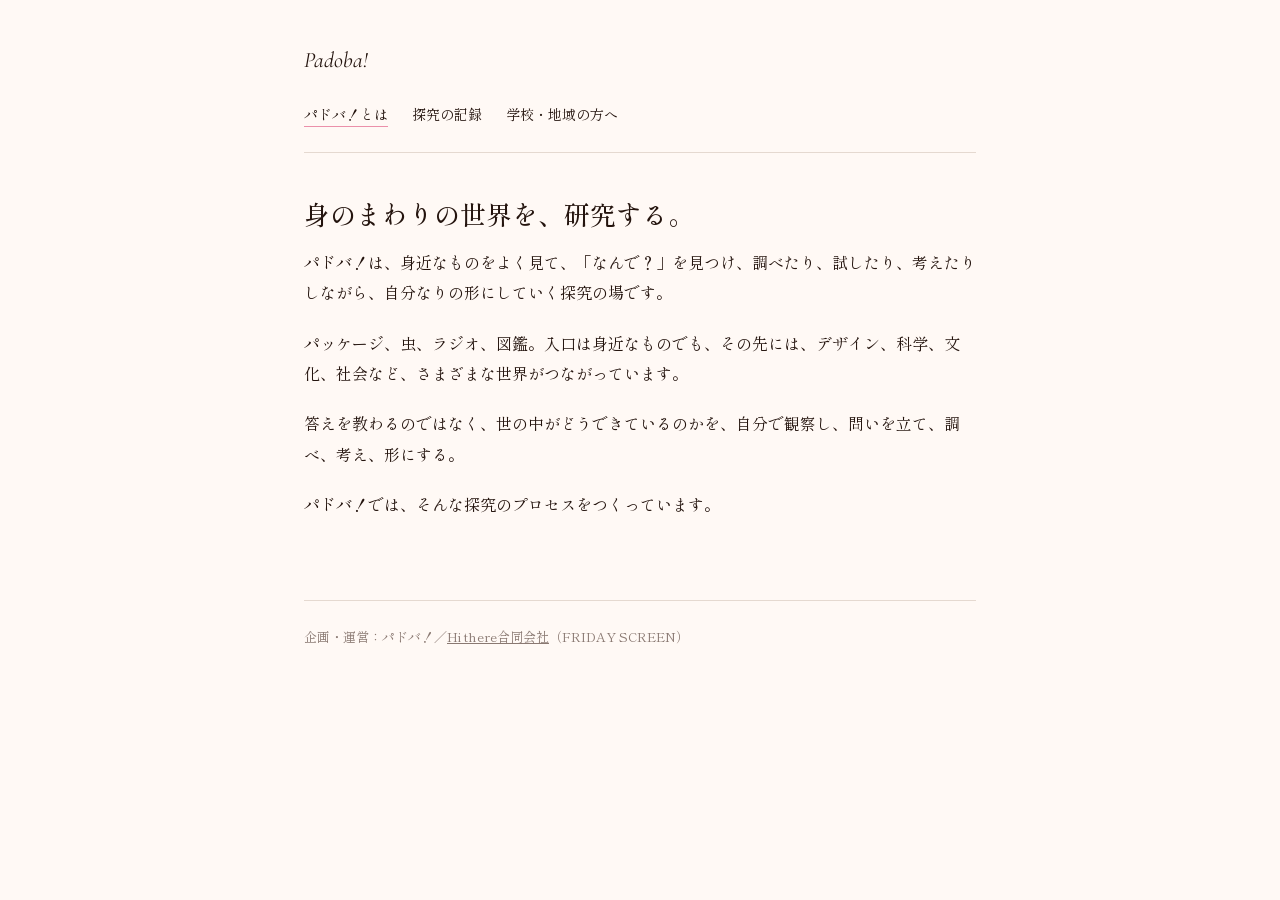
<file: index.html>
<!DOCTYPE html>
<html lang="ja">
<head>
<meta charset="UTF-8">
<meta name="viewport" content="width=device-width, initial-scale=1.0">
<title>パドバ！とは｜パドバ！</title>
<meta name="robots" content="noindex">
<link rel="stylesheet" href="style.css">
</head>
<body>

<header class="site-header">
  <a class="logo" href="index.html">Padoba!</a>
  <nav class="site-nav">
    <a href="index.html" class="current">パドバ！とは</a>
    <a href="records.html">探究の記録</a>
    <a href="school.html">学校・地域の方へ</a>
  </nav>
</header>

<main>
  <section>
    <h1>身のまわりの世界を、研究する。</h1>

    <p>パドバ！は、身近なものをよく見て、「なんで？」を見つけ、調べたり、試したり、考えたりしながら、自分なりの形にしていく探究の場です。</p>

    <p>パッケージ、虫、ラジオ、図鑑。入口は身近なものでも、その先には、デザイン、科学、文化、社会など、さまざまな世界がつながっています。</p>

    <p>答えを教わるのではなく、世の中がどうできているのかを、自分で観察し、問いを立て、調べ、考え、形にする。</p>

    <p>パドバ！では、そんな探究のプロセスをつくっています。</p>
  </section>
</main>

<footer class="site-footer">
  企画・運営：パドバ！／<a href="https://hithere.studio/" class="contact-link">Hi there合同会社</a>（FRIDAY SCREEN）
</footer>

</body>
</html>
</file>
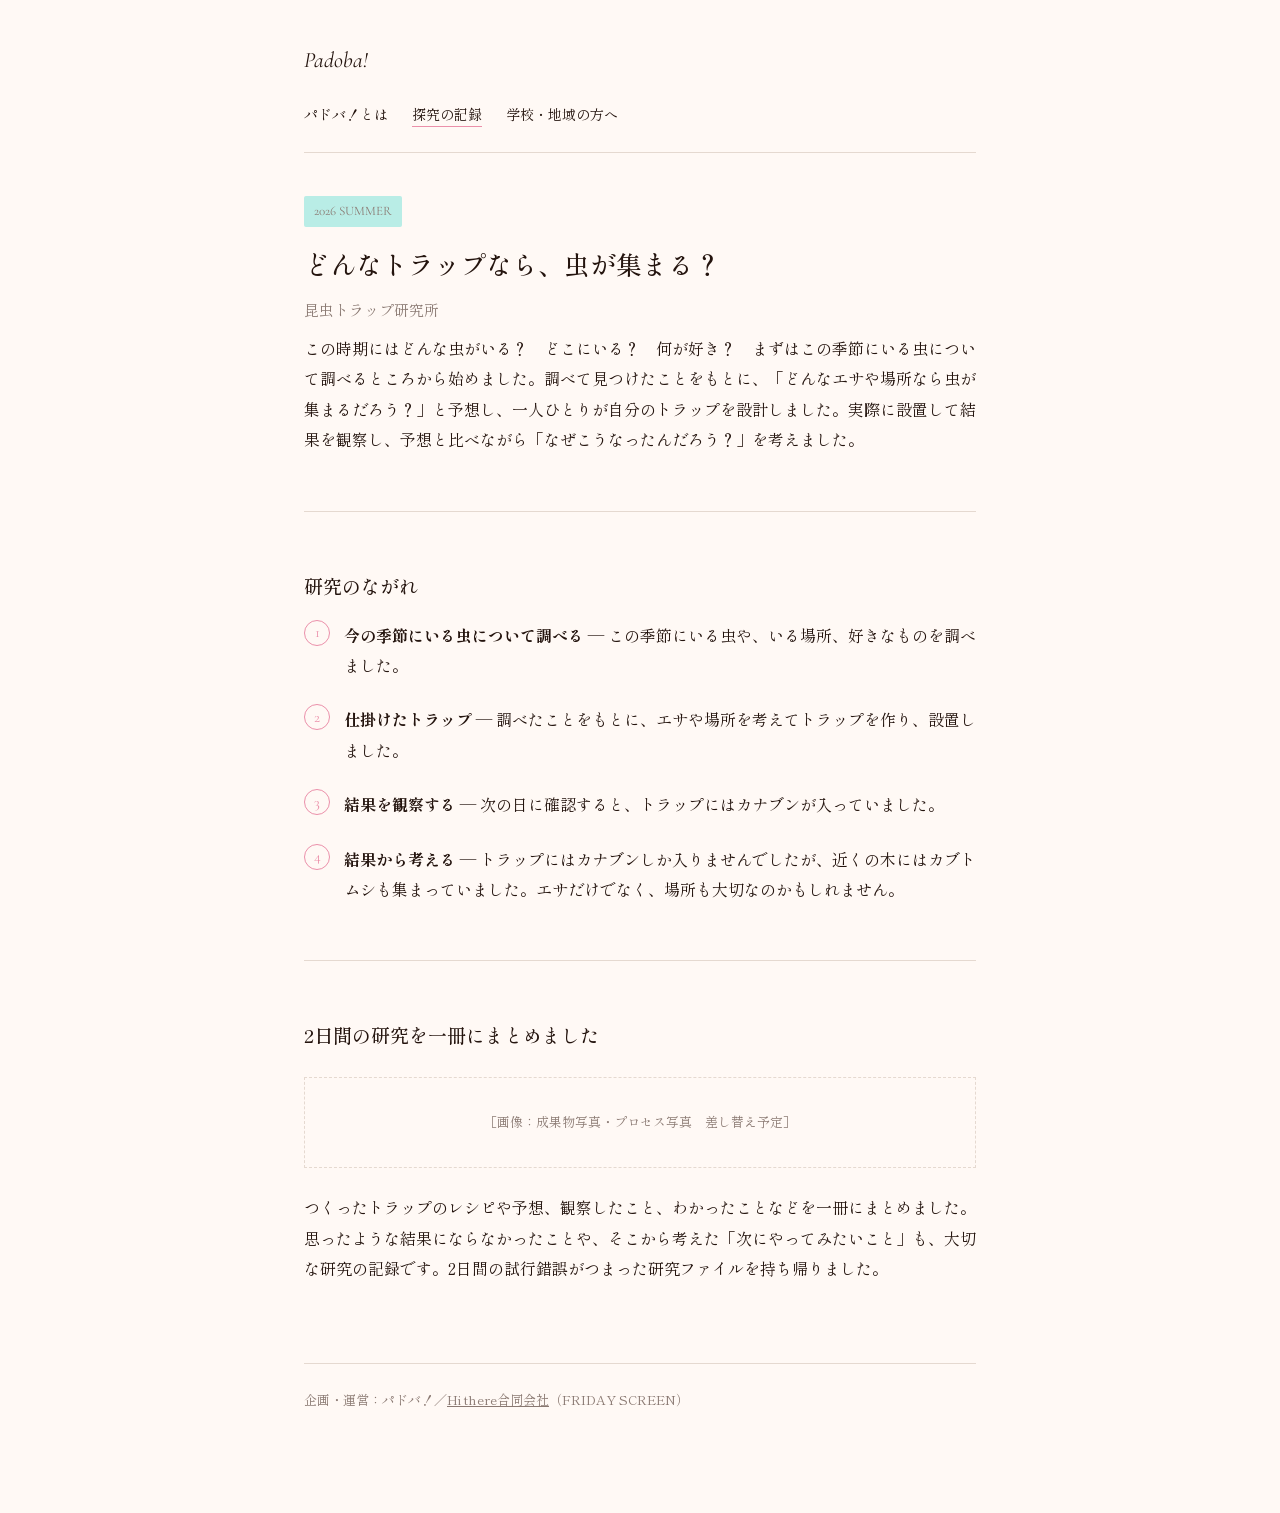
<file: konchu.html>
<!DOCTYPE html>
<html lang="ja">
<head>
<meta charset="UTF-8">
<meta name="viewport" content="width=device-width, initial-scale=1.0">
<title>昆虫トラップ研究所｜パドバ！ 2026 SUMMER</title>
<meta name="robots" content="noindex">
<link rel="stylesheet" href="style.css">
</head>
<body>

<header class="site-header">
  <a class="logo" href="index.html">Padoba!</a>
  <nav class="site-nav">
    <a href="index.html">パドバ！とは</a>
    <a href="records.html" class="current">探究の記録</a>
    <a href="school.html">学校・地域の方へ</a>
  </nav>
</header>

<main>
  <section>
    <span class="tag">2026 SUMMER</span>
    <h1>どんなトラップなら、虫が集まる？</h1>
    <p class="lead">昆虫トラップ研究所</p>

    <p>この時期にはどんな虫がいる？　どこにいる？　何が好き？　まずはこの季節にいる虫について調べるところから始めました。調べて見つけたことをもとに、「どんなエサや場所なら虫が集まるだろう？」と予想し、一人ひとりが自分のトラップを設計しました。実際に設置して結果を観察し、予想と比べながら「なぜこうなったんだろう？」を考えました。</p>
  </section>

  <section>
    <h2>研究のながれ</h2>
    <ol class="flow">
      <li><strong>今の季節にいる虫について調べる</strong> — この季節にいる虫や、いる場所、好きなものを調べました。</li>
      <li><strong>仕掛けたトラップ</strong> — 調べたことをもとに、エサや場所を考えてトラップを作り、設置しました。</li>
      <li><strong>結果を観察する</strong> — 次の日に確認すると、トラップにはカナブンが入っていました。</li>
      <li><strong>結果から考える</strong> — トラップにはカナブンしか入りませんでしたが、近くの木にはカブトムシも集まっていました。エサだけでなく、場所も大切なのかもしれません。</li>
    </ol>
  </section>

  <section>
    <h2>2日間の研究を一冊にまとめました</h2>
    <div class="img-note">［画像：成果物写真・プロセス写真　差し替え予定］</div>
    <p>つくったトラップのレシピや予想、観察したこと、わかったことなどを一冊にまとめました。思ったような結果にならなかったことや、そこから考えた「次にやってみたいこと」も、大切な研究の記録です。2日間の試行錯誤がつまった研究ファイルを持ち帰りました。</p>
  </section>
</main>

<footer class="site-footer">
  企画・運営：パドバ！／<a href="https://hithere.studio/" class="contact-link">Hi there合同会社</a>（FRIDAY SCREEN）
</footer>

</body>
</html>
</file>
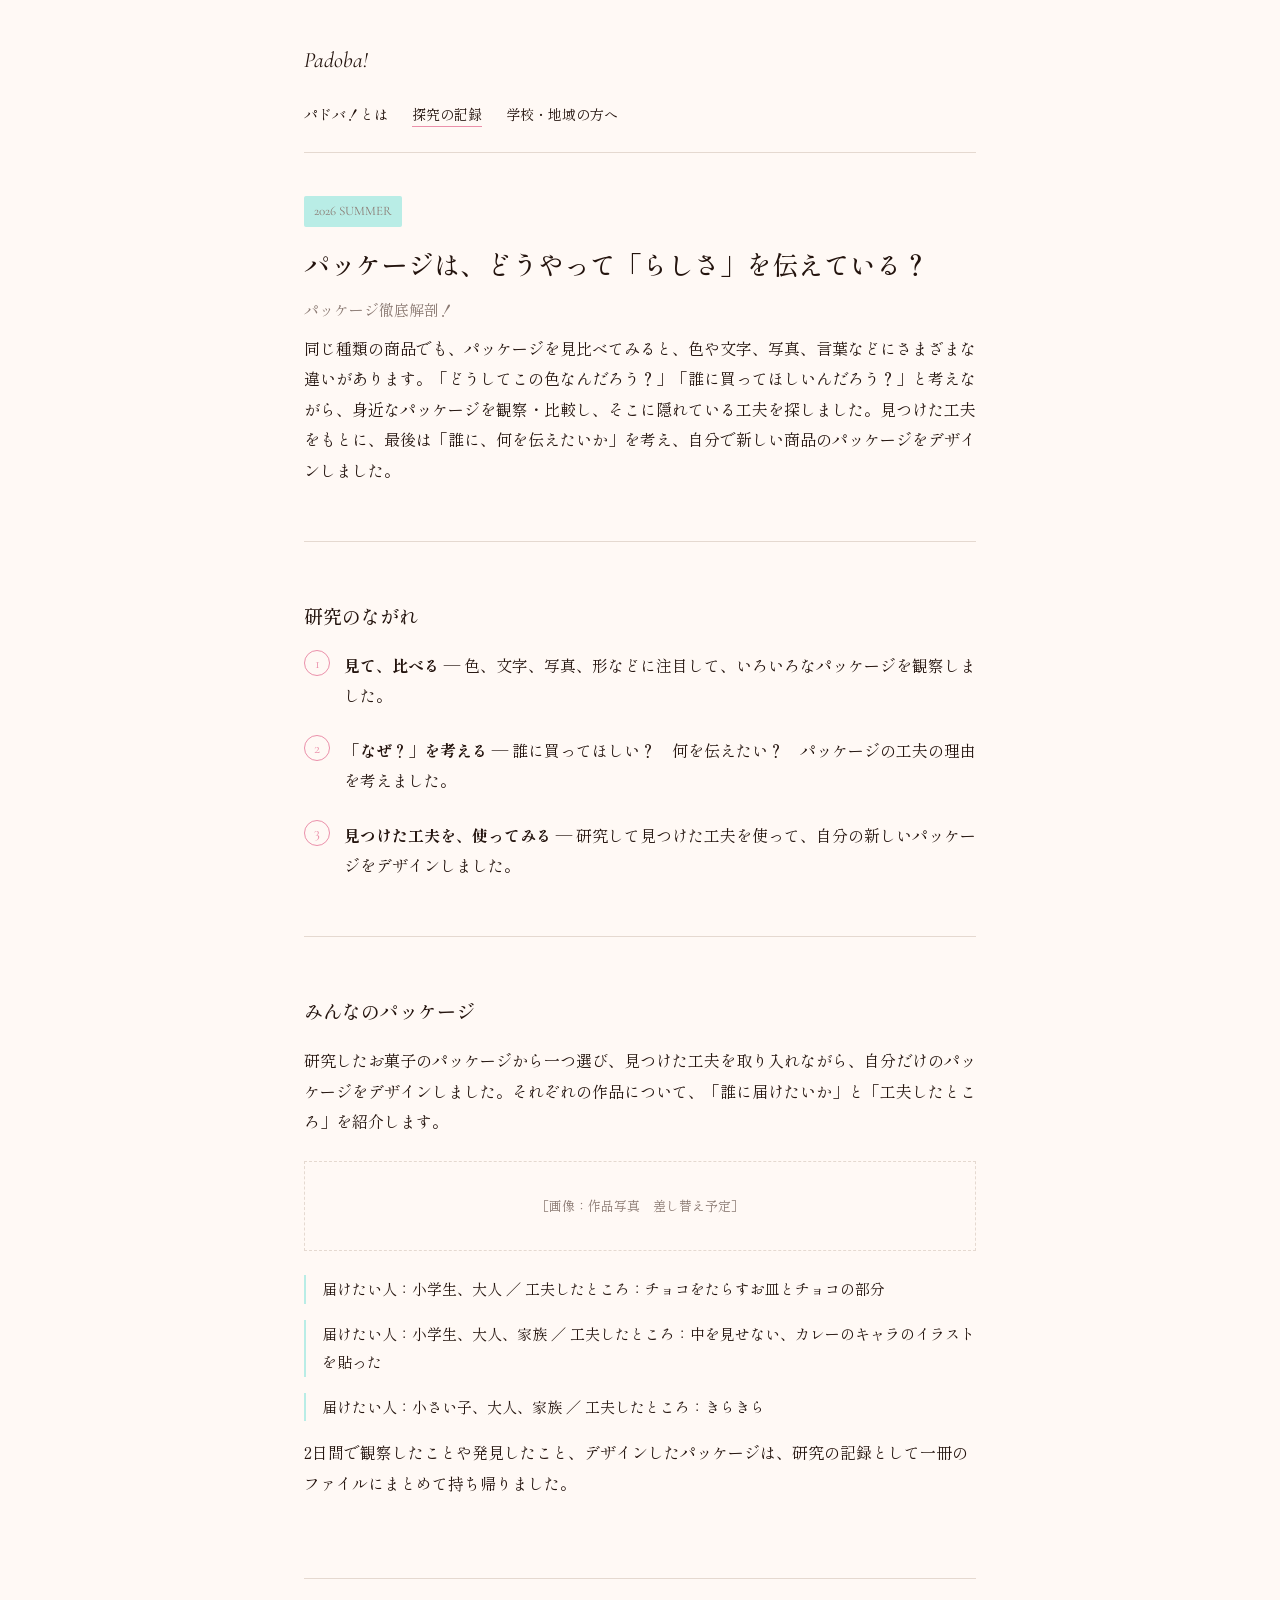
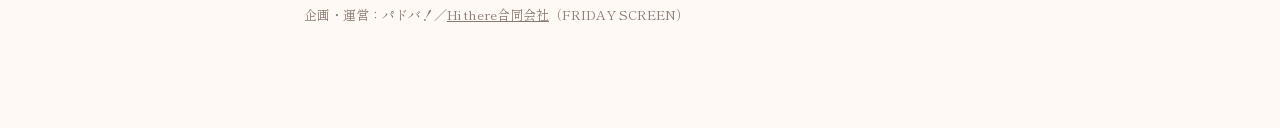
<file: package.html>
<!DOCTYPE html>
<html lang="ja">
<head>
<meta charset="UTF-8">
<meta name="viewport" content="width=device-width, initial-scale=1.0">
<title>パッケージ徹底解剖！｜パドバ！ 2026 SUMMER</title>
<meta name="robots" content="noindex">
<link rel="stylesheet" href="style.css">
</head>
<body>

<header class="site-header">
  <a class="logo" href="index.html">Padoba!</a>
  <nav class="site-nav">
    <a href="index.html">パドバ！とは</a>
    <a href="records.html" class="current">探究の記録</a>
    <a href="school.html">学校・地域の方へ</a>
  </nav>
</header>

<main>
  <section>
    <span class="tag">2026 SUMMER</span>
    <h1>パッケージは、どうやって「らしさ」を伝えている？</h1>
    <p class="lead">パッケージ徹底解剖！</p>

    <p>同じ種類の商品でも、パッケージを見比べてみると、色や文字、写真、言葉などにさまざまな違いがあります。「どうしてこの色なんだろう？」「誰に買ってほしいんだろう？」と考えながら、身近なパッケージを観察・比較し、そこに隠れている工夫を探しました。見つけた工夫をもとに、最後は「誰に、何を伝えたいか」を考え、自分で新しい商品のパッケージをデザインしました。</p>
  </section>

  <section>
    <h2>研究のながれ</h2>
    <ol class="flow">
      <li><strong>見て、比べる</strong> — 色、文字、写真、形などに注目して、いろいろなパッケージを観察しました。</li>
      <li><strong>「なぜ？」を考える</strong> — 誰に買ってほしい？　何を伝えたい？　パッケージの工夫の理由を考えました。</li>
      <li><strong>見つけた工夫を、使ってみる</strong> — 研究して見つけた工夫を使って、自分の新しいパッケージをデザインしました。</li>
    </ol>
  </section>

  <section>
    <h2>みんなのパッケージ</h2>
    <p>研究したお菓子のパッケージから一つ選び、見つけた工夫を取り入れながら、自分だけのパッケージをデザインしました。それぞれの作品について、「誰に届けたいか」と「工夫したところ」を紹介します。</p>

    <div class="img-note">［画像：作品写真　差し替え予定］</div>

    <div class="works-example">届けたい人：小学生、大人 ／ 工夫したところ：チョコをたらすお皿とチョコの部分</div>
    <div class="works-example">届けたい人：小学生、大人、家族 ／ 工夫したところ：中を見せない、カレーのキャラのイラストを貼った</div>
    <div class="works-example">届けたい人：小さい子、大人、家族 ／ 工夫したところ：きらきら</div>

    <p>2日間で観察したことや発見したこと、デザインしたパッケージは、研究の記録として一冊のファイルにまとめて持ち帰りました。</p>
  </section>
</main>

<footer class="site-footer">
  企画・運営：パドバ！／<a href="https://hithere.studio/" class="contact-link">Hi there合同会社</a>（FRIDAY SCREEN）
</footer>

</body>
</html>
</file>
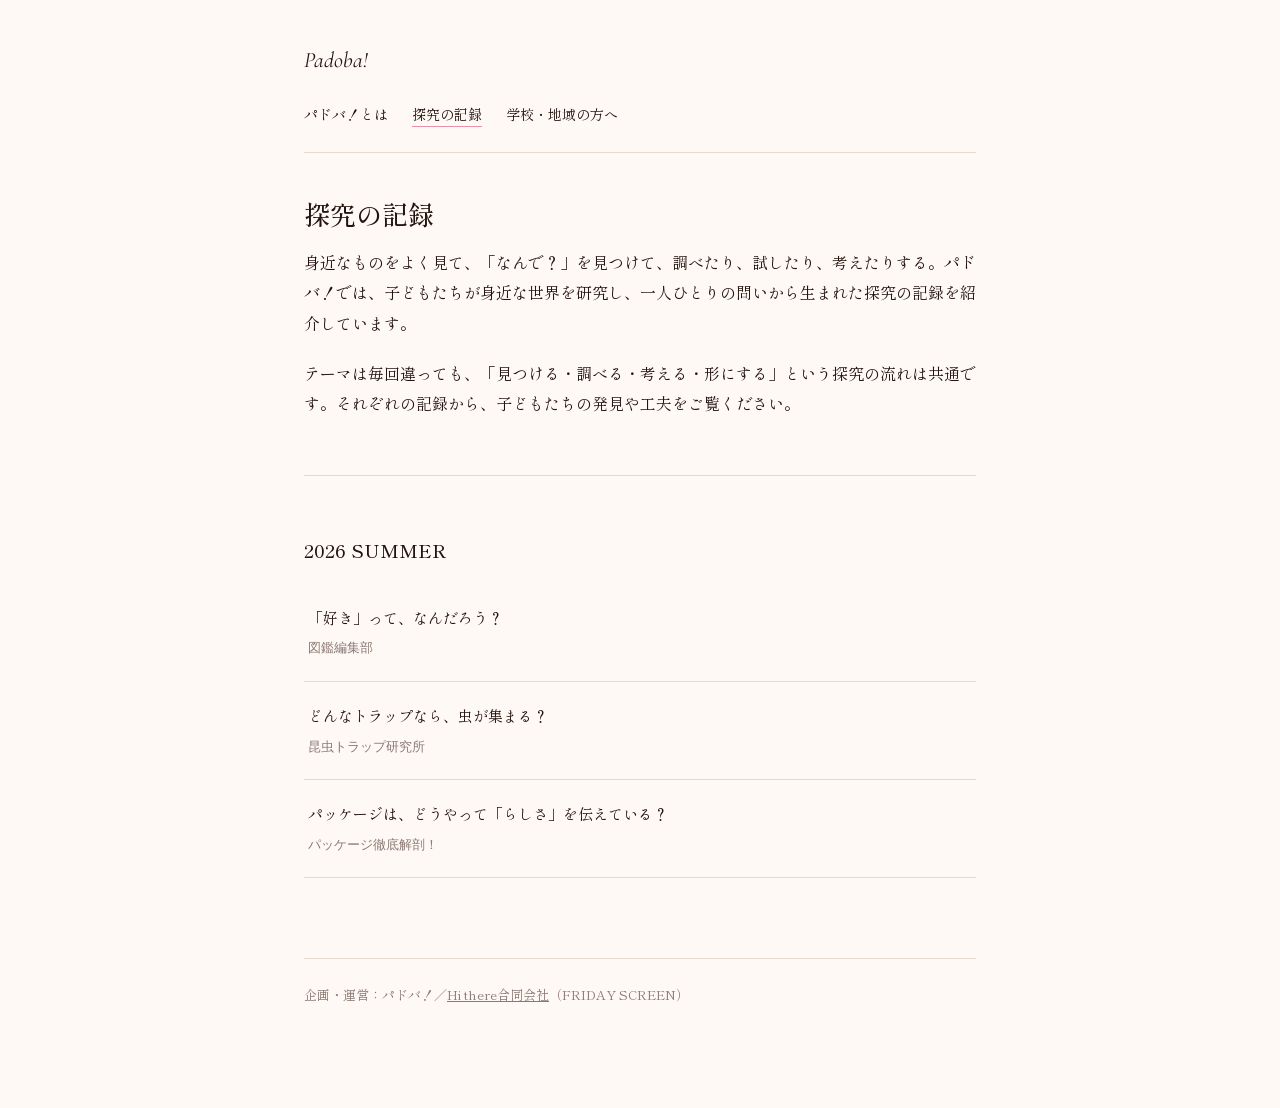
<file: records.html>
<!DOCTYPE html>
<html lang="ja">
<head>
<meta charset="UTF-8">
<meta name="viewport" content="width=device-width, initial-scale=1.0">
<title>探究の記録｜パドバ！</title>
<meta name="robots" content="noindex">
<link rel="stylesheet" href="style.css">
</head>
<body>

<header class="site-header">
  <a class="logo" href="index.html">Padoba!</a>
  <nav class="site-nav">
    <a href="index.html">パドバ！とは</a>
    <a href="records.html" class="current">探究の記録</a>
    <a href="school.html">学校・地域の方へ</a>
  </nav>
</header>

<main>
  <section>
    <h1>探究の記録</h1>

    <p>身近なものをよく見て、「なんで？」を見つけて、調べたり、試したり、考えたりする。パドバ！では、子どもたちが身近な世界を研究し、一人ひとりの問いから生まれた探究の記録を紹介しています。</p>

    <p>テーマは毎回違っても、「見つける・調べる・考える・形にする」という探究の流れは共通です。それぞれの記録から、子どもたちの発見や工夫をご覧ください。</p>
  </section>

  <section>
    <h2>2026 SUMMER</h2>
    <ul class="card-list">
      <li>
        <a href="zukan.html">
          <span class="q">「好き」って、なんだろう？</span>
          <span class="name">図鑑編集部</span>
        </a>
      </li>
      <li>
        <a href="konchu.html">
          <span class="q">どんなトラップなら、虫が集まる？</span>
          <span class="name">昆虫トラップ研究所</span>
        </a>
      </li>
      <li>
        <a href="package.html">
          <span class="q">パッケージは、どうやって「らしさ」を伝えている？</span>
          <span class="name">パッケージ徹底解剖！</span>
        </a>
      </li>
    </ul>
  </section>
</main>

<footer class="site-footer">
  企画・運営：パドバ！／<a href="https://hithere.studio/" class="contact-link">Hi there合同会社</a>（FRIDAY SCREEN）
</footer>

</body>
</html>
</file>
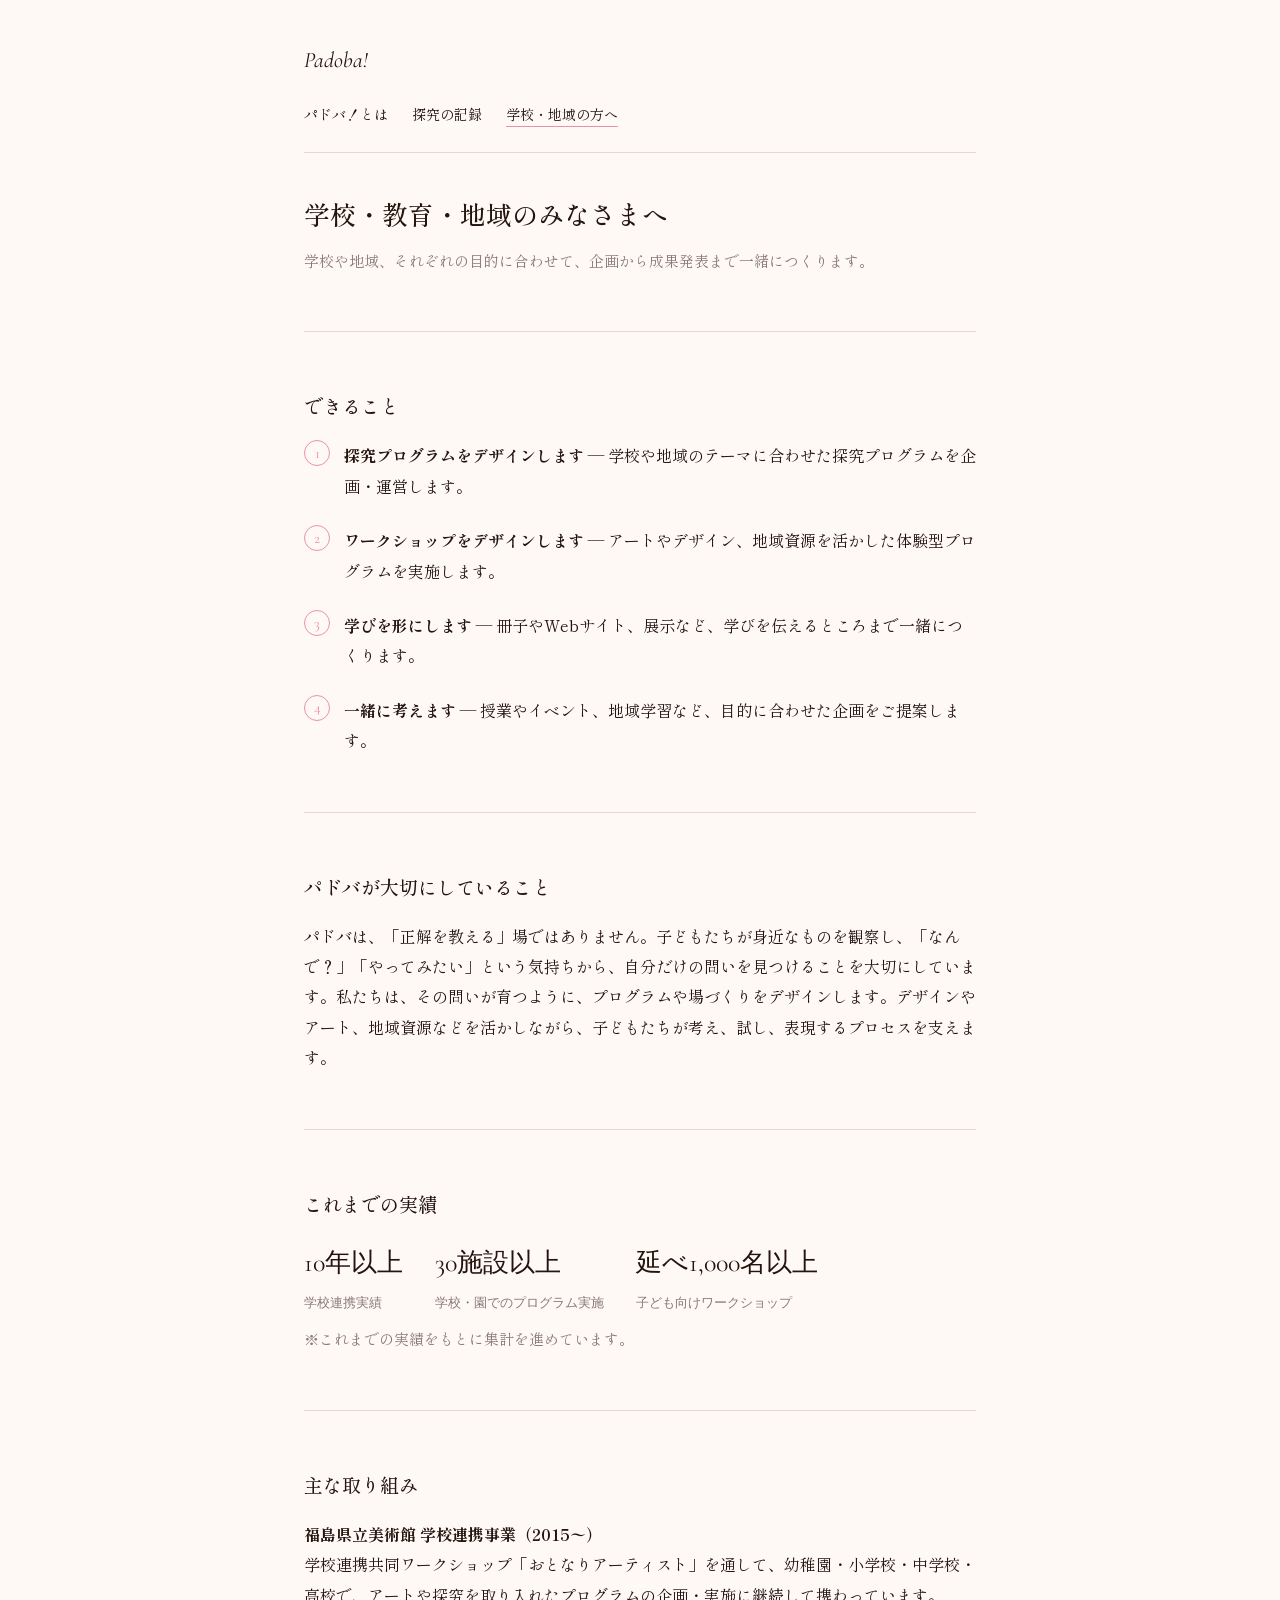
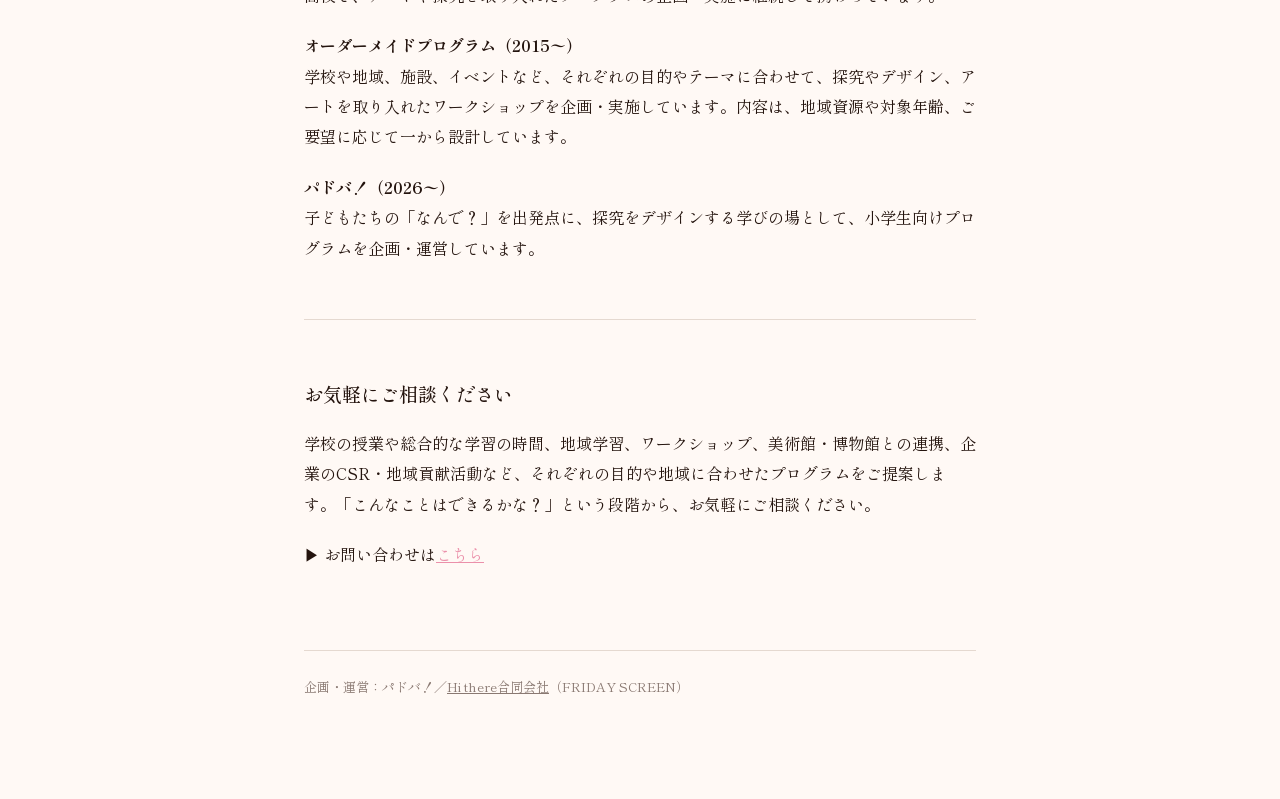
<file: school.html>
<!DOCTYPE html>
<html lang="ja">
<head>
<meta charset="UTF-8">
<meta name="viewport" content="width=device-width, initial-scale=1.0">
<title>学校・地域の方へ｜パドバ！</title>
<meta name="robots" content="noindex">
<link rel="stylesheet" href="style.css">
</head>
<body>

<header class="site-header">
  <a class="logo" href="index.html">Padoba!</a>
  <nav class="site-nav">
    <a href="index.html">パドバ！とは</a>
    <a href="records.html">探究の記録</a>
    <a href="school.html" class="current">学校・地域の方へ</a>
  </nav>
</header>

<main>
  <section>
    <h1>学校・教育・地域のみなさまへ</h1>
    <p class="lead">学校や地域、それぞれの目的に合わせて、企画から成果発表まで一緒につくります。</p>
  </section>

  <section>
    <h2>できること</h2>
    <ol class="flow">
      <li><strong>探究プログラムをデザインします</strong> — 学校や地域のテーマに合わせた探究プログラムを企画・運営します。</li>
      <li><strong>ワークショップをデザインします</strong> — アートやデザイン、地域資源を活かした体験型プログラムを実施します。</li>
      <li><strong>学びを形にします</strong> — 冊子やWebサイト、展示など、学びを伝えるところまで一緒につくります。</li>
      <li><strong>一緒に考えます</strong> — 授業やイベント、地域学習など、目的に合わせた企画をご提案します。</li>
    </ol>
  </section>

  <section>
    <h2>パドバが大切にしていること</h2>
    <p>パドバは、「正解を教える」場ではありません。子どもたちが身近なものを観察し、「なんで？」「やってみたい」という気持ちから、自分だけの問いを見つけることを大切にしています。私たちは、その問いが育つように、プログラムや場づくりをデザインします。デザインやアート、地域資源などを活かしながら、子どもたちが考え、試し、表現するプロセスを支えます。</p>
  </section>

  <section>
    <h2>これまでの実績</h2>
    <div class="stats">
      <div><span class="num">10年以上</span><span class="label">学校連携実績</span></div>
      <div><span class="num">30施設以上</span><span class="label">学校・園でのプログラム実施</span></div>
      <div><span class="num">延べ1,000名以上</span><span class="label">子ども向けワークショップ</span></div>
    </div>
    <p class="lead">※これまでの実績をもとに集計を進めています。</p>
  </section>

  <section>
    <h2>主な取り組み</h2>

    <p><strong>福島県立美術館 学校連携事業（2015〜）</strong><br>
    学校連携共同ワークショップ「おとなりアーティスト」を通して、幼稚園・小学校・中学校・高校で、アートや探究を取り入れたプログラムの企画・実施に継続して携わっています。</p>

    <p><strong>オーダーメイドプログラム（2015〜）</strong><br>
    学校や地域、施設、イベントなど、それぞれの目的やテーマに合わせて、探究やデザイン、アートを取り入れたワークショップを企画・実施しています。内容は、地域資源や対象年齢、ご要望に応じて一から設計しています。</p>

    <p><strong>パドバ！（2026〜）</strong><br>
    子どもたちの「なんで？」を出発点に、探究をデザインする学びの場として、小学生向けプログラムを企画・運営しています。</p>
  </section>

  <section>
    <h2>お気軽にご相談ください</h2>
    <p>学校の授業や総合的な学習の時間、地域学習、ワークショップ、美術館・博物館との連携、企業のCSR・地域貢献活動など、それぞれの目的や地域に合わせたプログラムをご提案します。「こんなことはできるかな？」という段階から、お気軽にご相談ください。</p>
    <p>▶ お問い合わせは<a href="https://friday-screen.com/contact.html" class="contact-link">こちら</a></p>
  </section>
</main>

<footer class="site-footer">
  企画・運営：パドバ！／<a href="https://hithere.studio/" class="contact-link">Hi there合同会社</a>（FRIDAY SCREEN）
</footer>

</body>
</html>
</file>
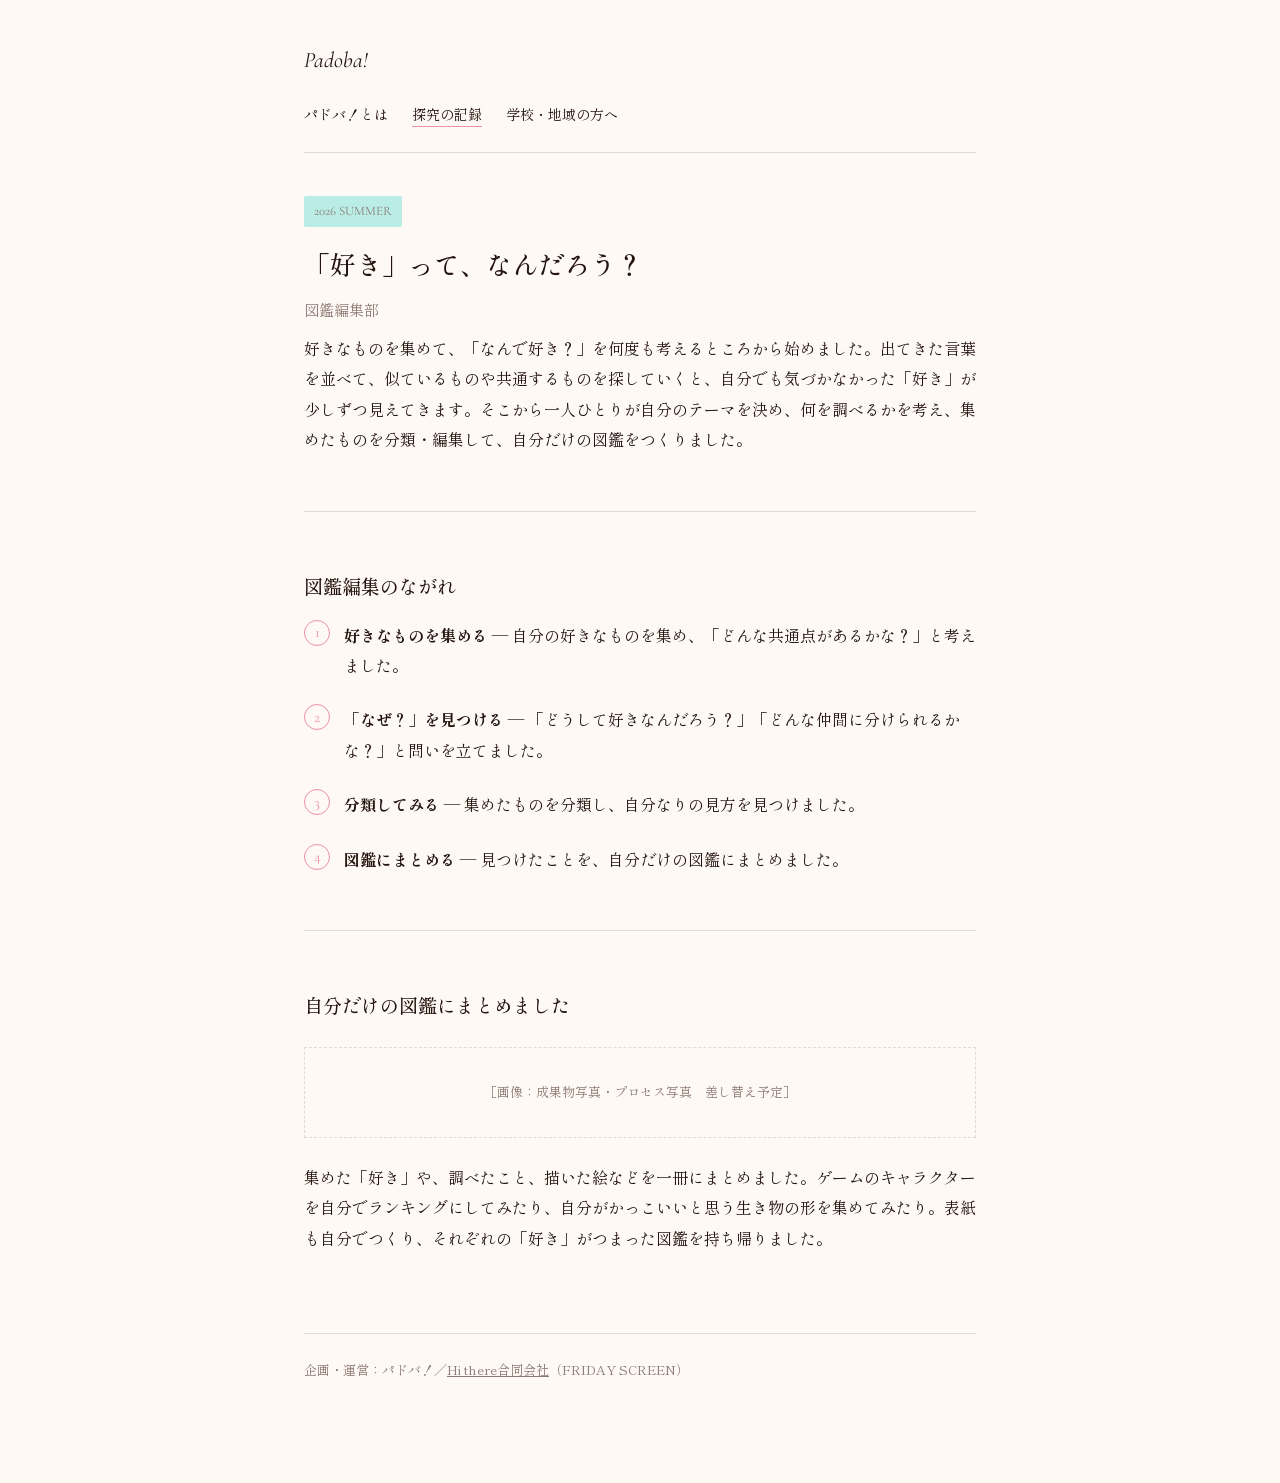
<file: zukan.html>
<!DOCTYPE html>
<html lang="ja">
<head>
<meta charset="UTF-8">
<meta name="viewport" content="width=device-width, initial-scale=1.0">
<title>図鑑編集部｜パドバ！ 2026 SUMMER</title>
<meta name="robots" content="noindex">
<link rel="stylesheet" href="style.css">
</head>
<body>

<header class="site-header">
  <a class="logo" href="index.html">Padoba!</a>
  <nav class="site-nav">
    <a href="index.html">パドバ！とは</a>
    <a href="records.html" class="current">探究の記録</a>
    <a href="school.html">学校・地域の方へ</a>
  </nav>
</header>

<main>
  <section>
    <span class="tag">2026 SUMMER</span>
    <h1>「好き」って、なんだろう？</h1>
    <p class="lead">図鑑編集部</p>

    <p>好きなものを集めて、「なんで好き？」を何度も考えるところから始めました。出てきた言葉を並べて、似ているものや共通するものを探していくと、自分でも気づかなかった「好き」が少しずつ見えてきます。そこから一人ひとりが自分のテーマを決め、何を調べるかを考え、集めたものを分類・編集して、自分だけの図鑑をつくりました。</p>
  </section>

  <section>
    <h2>図鑑編集のながれ</h2>
    <ol class="flow">
      <li><strong>好きなものを集める</strong> — 自分の好きなものを集め、「どんな共通点があるかな？」と考えました。</li>
      <li><strong>「なぜ？」を見つける</strong> — 「どうして好きなんだろう？」「どんな仲間に分けられるかな？」と問いを立てました。</li>
      <li><strong>分類してみる</strong> — 集めたものを分類し、自分なりの見方を見つけました。</li>
      <li><strong>図鑑にまとめる</strong> — 見つけたことを、自分だけの図鑑にまとめました。</li>
    </ol>
  </section>

  <section>
    <h2>自分だけの図鑑にまとめました</h2>
    <div class="img-note">［画像：成果物写真・プロセス写真　差し替え予定］</div>
    <p>集めた「好き」や、調べたこと、描いた絵などを一冊にまとめました。ゲームのキャラクターを自分でランキングにしてみたり、自分がかっこいいと思う生き物の形を集めてみたり。表紙も自分でつくり、それぞれの「好き」がつまった図鑑を持ち帰りました。</p>
  </section>
</main>

<footer class="site-footer">
  企画・運営：パドバ！／<a href="https://hithere.studio/" class="contact-link">Hi there合同会社</a>（FRIDAY SCREEN）
</footer>

</body>
</html>
</file>
<file: style.css>
@import url('https://fonts.googleapis.com/css2?family=Shippori+Mincho:wght@400;500;700&family=Cormorant+Garamond:ital,wght@0,400;0,600;1,400&display=swap');

:root {
  --mint: #b9ede6;
  --text: #24140e;
  --bg: #fff9f5;
  --accent: #eb90aa;
  --muted: #8a7972;
  --line: #e5d9d0;
}

* { box-sizing: border-box; }

body {
  font-family: 'Shippori Mincho', serif;
  background: var(--bg);
  color: var(--text);
  line-height: 1.9;
  max-width: 720px;
  margin: 0 auto;
  padding: 0 24px 100px;
  font-size: 16px;
}

header.site-header {
  padding: 40px 0 24px;
  border-bottom: 1px solid var(--line);
  margin-bottom: 40px;
}

.logo {
  font-family: 'Cormorant Garamond', serif;
  font-style: italic;
  font-size: 22px;
  text-decoration: none;
  color: var(--text);
}

nav.site-nav {
  margin-top: 16px;
}

nav.site-nav a {
  margin-right: 20px;
  color: var(--text);
  text-decoration: none;
  font-size: 14px;
  padding-bottom: 2px;
  border-bottom: 1px solid transparent;
}

nav.site-nav a:hover,
nav.site-nav a.current {
  border-bottom-color: var(--accent);
}

.tag {
  display: inline-block;
  font-family: 'Cormorant Garamond', serif;
  font-size: 13px;
  color: var(--muted);
  background: var(--mint);
  padding: 3px 10px;
  border-radius: 2px;
  margin-bottom: 16px;
}

h1 {
  font-size: 26px;
  font-weight: 500;
  margin: 0 0 12px;
  line-height: 1.6;
}

h2 {
  font-size: 19px;
  font-weight: 500;
  margin: 0 0 16px;
}

.lead {
  color: var(--muted);
  font-size: 15px;
  margin-bottom: 8px;
}

p { margin: 0 0 20px; }

section + section {
  margin-top: 56px;
  padding-top: 56px;
  border-top: 1px solid var(--line);
}

ol.flow {
  list-style: none;
  padding: 0;
  margin: 0;
  counter-reset: flow;
}

ol.flow li {
  counter-increment: flow;
  position: relative;
  padding-left: 40px;
  margin-bottom: 24px;
}

ol.flow li::before {
  content: counter(flow);
  position: absolute;
  left: 0;
  top: 0;
  font-family: 'Cormorant Garamond', serif;
  font-size: 15px;
  color: var(--accent);
  border: 1px solid var(--accent);
  width: 24px;
  height: 24px;
  border-radius: 50%;
  display: flex;
  align-items: center;
  justify-content: center;
}

.card-list {
  list-style: none;
  padding: 0;
  margin: 0;
}

.card-list li {
  border-bottom: 1px solid var(--line);
}

.card-list a {
  display: block;
  padding: 20px 4px;
  text-decoration: none;
  color: var(--text);
}

.card-list .q {
  display: block;
  font-size: 15px;
  margin-bottom: 4px;
}

.card-list .name {
  display: block;
  font-family: 'Cormorant Garamond', serif;
  font-size: 13px;
  color: var(--muted);
}

.card-list a:hover .name { color: var(--accent); }

.img-note {
  border: 1px dashed var(--line);
  color: var(--muted);
  font-size: 13px;
  padding: 32px 16px;
  text-align: center;
  margin: 24px 0;
}

.works-example {
  border-left: 2px solid var(--mint);
  padding-left: 16px;
  margin-bottom: 16px;
  font-size: 15px;
}

.stats {
  display: flex;
  gap: 32px;
  flex-wrap: wrap;
  margin: 16px 0 8px;
}

.stats div {
  font-family: 'Cormorant Garamond', serif;
}

.stats .num {
  font-size: 26px;
  display: block;
}

.stats .label {
  font-size: 13px;
  color: var(--muted);
}

.contact-link {
  color: var(--accent);
}

footer.site-footer {
  margin-top: 80px;
  padding-top: 24px;
  border-top: 1px solid var(--line);
  font-size: 13px;
  color: var(--muted);
}

footer.site-footer a { color: var(--muted); }
</file>
